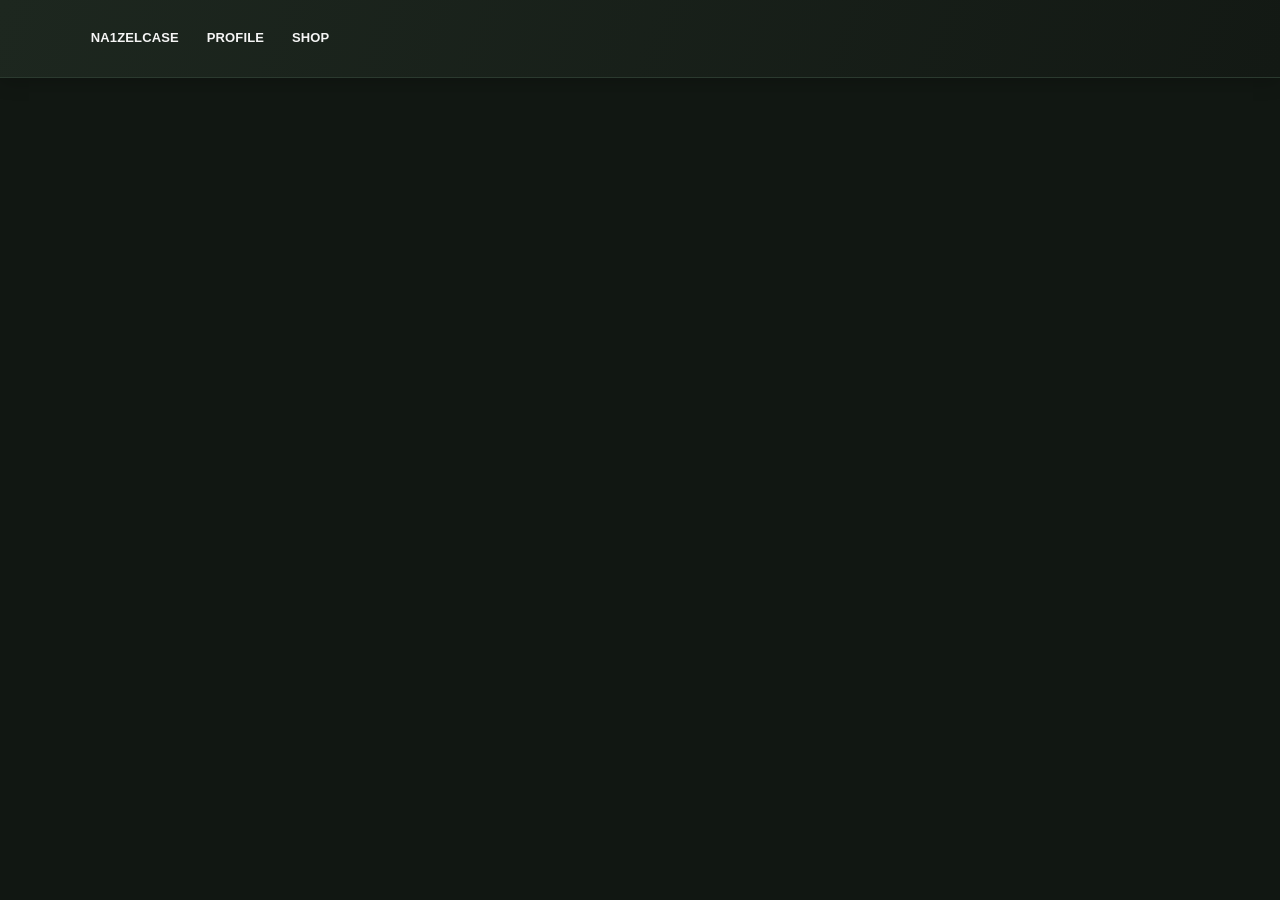
<file: index.html>
<!DOCTYPE html>
<html lang="en">
<head>
    <meta charset="UTF-8">
    <meta name="viewport" content="width=device-width, initial-scale=1.0">
    <link rel="stylesheet" href="style.css">
    <script type="module" src="auth-ui.js"></script>
    <title>Document</title>
</head>
<body>
<div class="head"> 
<header>
    <button class="btn-nav" onclick="location.href='index.html'">NA1ZELCASE</button>
    <button class="btn-nav" onclick="location.href='account.html'">PROFILE</button>
    <button class="btn-nav" onclick="location.href='index.html'">SHOP</button>
</header>
</div>   

</body>
</html>
</file>
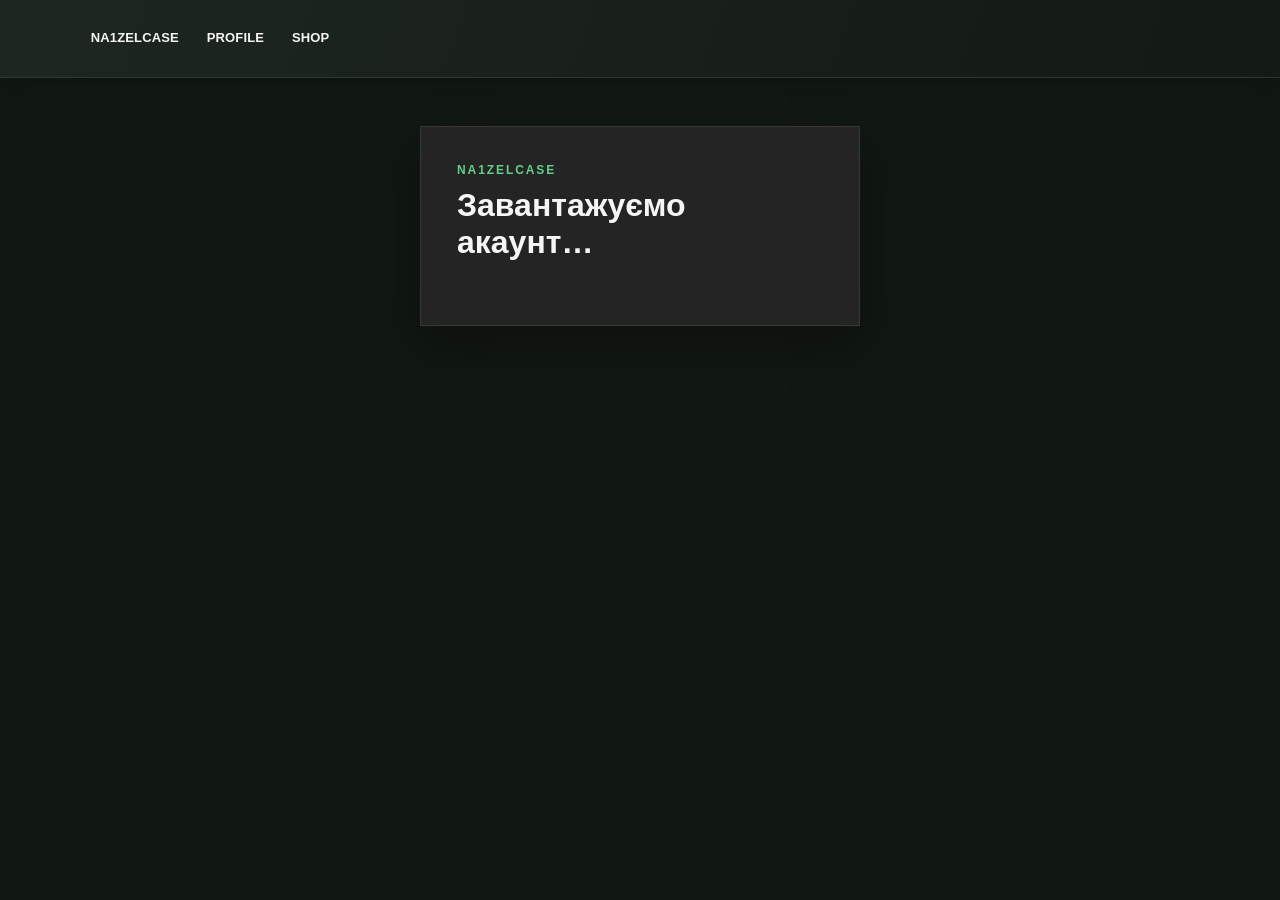
<file: account.html>
<!DOCTYPE html>
<html lang="uk">
<head>
    <meta charset="UTF-8">
    <meta name="viewport" content="width=device-width, initial-scale=1.0">
    <link rel="stylesheet" href="style.css">
    <script type="module" src="account.js"></script>
    <script type="module" src="auth-ui.js"></script>
    <title>Акаунт — NA1ZELCASE</title>
</head>
<body>
<header>
    <button class="btn-nav" onclick="location.href='index.html'">NA1ZELCASE</button>
    <button class="btn-nav" onclick="location.href='account.html'">PROFILE</button>
    <button class="btn-nav" onclick="location.href='magaz.html'">SHOP</button>
</header>

<main class="registration-page account-page">
    <section id="account-loading" class="registration-card" aria-live="polite">
        <p class="registration-eyebrow">NA1ZELCASE</p>
        <h1>Завантажуємо акаунт…</h1>
        <p id="account-loading-message" class="registration-description"></p>
    </section>

    <section id="account-view" class="registration-card account-profile-card" aria-labelledby="account-title" hidden>
        <div class="account-dashboard">
            <aside class="account-sidebar">
                <p class="registration-eyebrow">NA1ZELCASE</p>
                <h1 id="account-title">Твій акаунт</h1>
                <p class="account-detail">
                    Ім’я: <span id="account-name"></span><br>
                    Електронна пошта: <span id="account-email"></span>
                </p>
                <div class="account-balance" aria-label="Баланс акаунта">
                    <span>Баланс</span>
                    <strong id="account-balance">0.00 ₴</strong>
                    <button id="add-funds" class="registration-submit" type="button">Поповнити акаунт</button>
                </div>
                <button id="sign-out" class="registration-submit" type="button">Вийти з акаунта</button>
            </aside>

            <div class="account-main-panel">
                <div class="account-link-section">
                    <p id="steam-link-description">Прив’яжи Steam, щоб надалі входити ним у цей акаунт.</p>
                    <button id="link-steam" class="registration-submit" type="button">Прив’язати Steam</button>
                </div>
                <section class="account-trade-section" aria-labelledby="steam-trade-title">
                    <h2 id="steam-trade-title">Трейд-посилання Steam</h2>
                    <p class="account-trade-description">Встав посилання для обміну предметами. Щоб видалити його, очисти поле та збережи.</p>
                    <form id="steam-trade-form">
                        <div>
                            <label for="steam-trade-url">Trade URL</label>
                            <input
                                id="steam-trade-url"
                                name="steam-trade-url"
                                type="url"
                                inputmode="url"
                                autocomplete="url"
                                placeholder="https://steamcommunity.com/tradeoffer/new/?partner=...&amp;token=..."
                            >
                        </div>
                        <button id="save-steam-trade" class="registration-submit" type="submit">Зберегти посилання</button>
                    </form>
                    <p id="steam-trade-status" class="registration-status" role="status" aria-live="polite" hidden></p>
                </section>
                <section id="steam-profile" class="steam-profile" aria-labelledby="steam-profile-title" hidden>
                    <h2 id="steam-profile-title">
                        <svg class="provider-icon steam-icon" viewBox="0 0 24 24" aria-hidden="true" focusable="false">
                            <path fill="currentColor" d="M11.979 0C5.678 0 .511 4.86.022 11.037l6.432 2.658c.545-.371 1.203-.59 1.912-.59.063 0 .125.004.188.006l2.861-4.142V8.91c0-2.495 2.028-4.524 4.524-4.524 2.494 0 4.524 2.031 4.524 4.527s-2.03 4.525-4.524 4.525h-.105l-4.076 2.911c0 .052.004.105.004.159 0 1.875-1.515 3.396-3.39 3.396-1.635 0-3.016-1.173-3.331-2.727L.436 15.27C1.862 20.307 6.486 24 11.979 24c6.627 0 11.999-5.373 11.999-12S18.605 0 11.979 0zM7.54 18.21l-1.473-.61c.262.543.714.999 1.314 1.25 1.297.539 2.793-.076 3.332-1.375.263-.63.264-1.319.005-1.949s-.75-1.121-1.377-1.383c-.624-.26-1.29-.249-1.878-.03l1.523.63c.956.4 1.409 1.5 1.009 2.455-.397.957-1.497 1.41-2.454 1.012H7.54zm11.415-9.303c0-1.662-1.353-3.015-3.015-3.015-1.665 0-3.015 1.353-3.015 3.015 0 1.665 1.35 3.015 3.015 3.015 1.663 0 3.015-1.35 3.015-3.015zm-5.273-.005c0-1.252 1.013-2.266 2.265-2.266 1.249 0 2.266 1.014 2.266 2.266 0 1.251-1.017 2.265-2.266 2.265-1.253 0-2.265-1.014-2.265-2.265z"/>
                        </svg>
                        <span>Профіль Steam</span>
                    </h2>
                    <div class="steam-profile-details">
                        <div class="steam-profile-info">
                            <p id="steam-name" class="steam-name"></p>
                            <p id="steam-id" class="steam-id"></p>
                            <a id="steam-profile-link" class="account-link" target="_blank" rel="noopener noreferrer">
                                Відкрити профіль Steam
                            </a>
                        </div>
                    </div>
                    <p id="steam-profile-note" class="field-hint" hidden></p>
                </section>
                <p id="account-status" class="registration-status" role="status" aria-live="polite" hidden></p>
            </div>
        </div>
    </section>

    <section id="account-guest" class="registration-card" aria-labelledby="guest-title" hidden>
        <p class="registration-eyebrow">NA1ZELCASE</p>
        <h1 id="guest-title">Ти ще не увійшов</h1>
        <p class="registration-description">Зареєструйся або підтверди пошту, щоб відкрити акаунт.</p>
        <a class="account-link" href="profil.html">Перейти до реєстрації</a>
    </section>
</main>

<dialog id="topup-dialog" class="topup-dialog">
    <form id="topup-form" method="dialog">
        <div class="topup-dialog-header">
            <h2>Поповнення балансу</h2>
            <button id="close-topup" type="button" aria-label="Закрити">×</button>
        </div>
        <p>Введи суму та відкрий захищену сторінку оплати WayForPay.</p>
        <label for="topup-amount">Сума, ₴</label>
        <input id="topup-amount" name="amount" type="number" min="10" max="25000" step="0.01" value="100" required>
        <button id="topup-submit" class="registration-submit" type="submit">Перейти до оплати</button>
        <p id="topup-status" class="registration-status" role="status" aria-live="polite" hidden></p>
    </form>
</dialog>
</body>
</html>
</file>
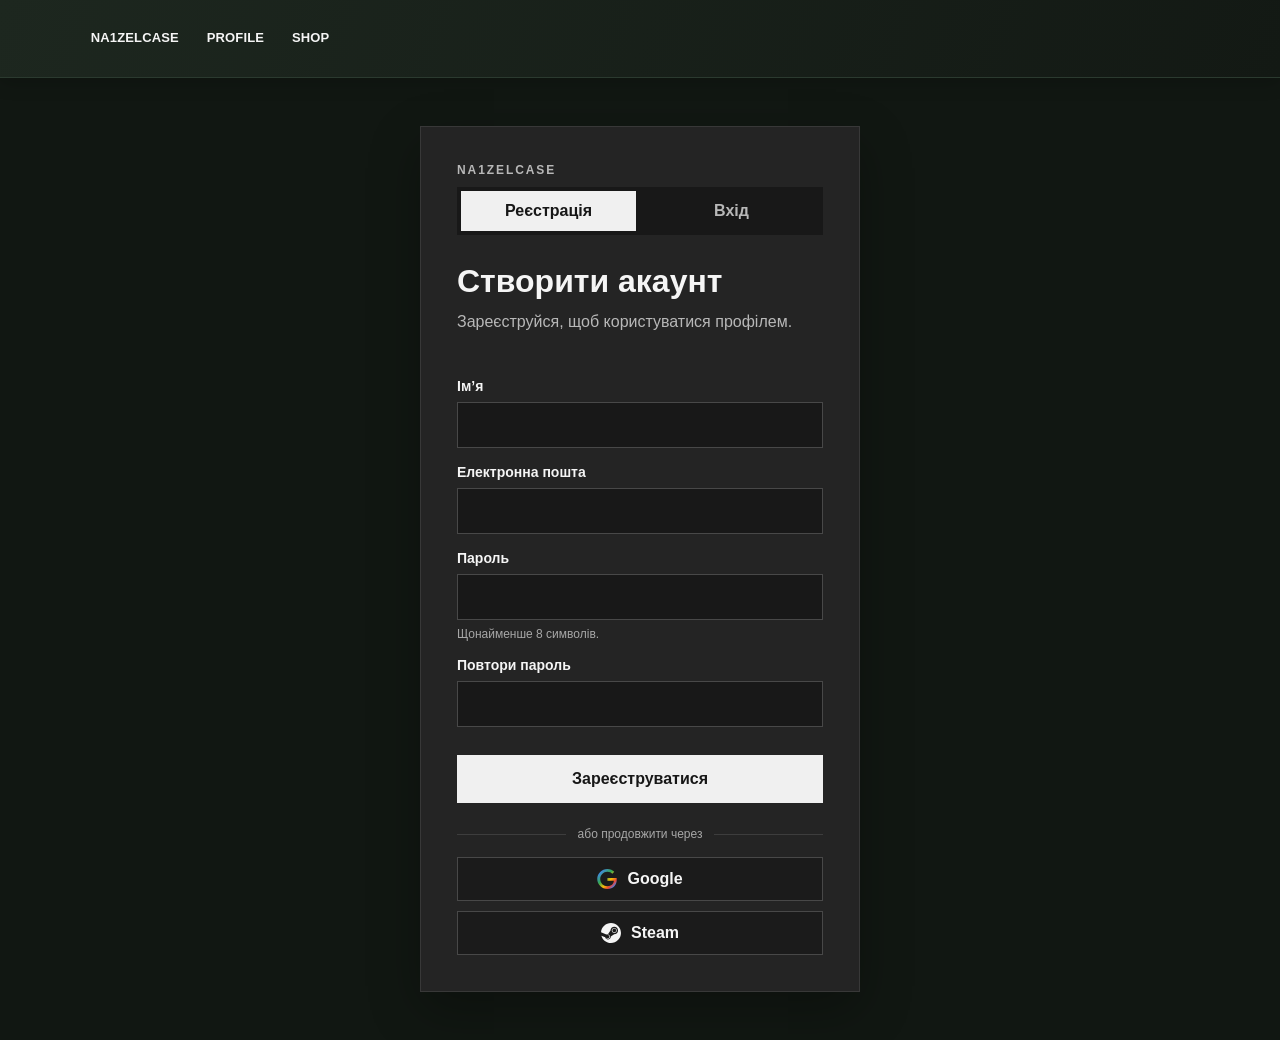
<file: profil.html>
<!DOCTYPE html>
<html lang="uk">
<head>
    <meta charset="UTF-8">
    <meta name="viewport" content="width=device-width, initial-scale=1.0">
    <link rel="stylesheet" href="style.css">
    <script type="module" src="popa.js"></script>
    <script type="module" src="auth-ui.js"></script>
    <title>Реєстрація — NA1ZELCASE</title>
</head>
<body>
<div class="head"> 
<header>
    <button class="btn-nav" onclick="location.href='index.html'">NA1ZELCASE</button>
    <button class="btn-nav" onclick="location.href='account.html'">PROFILE</button>
    <button class="btn-nav" onclick="location.href='index.html'">SHOP</button>
</header>
</div>

<main class="registration-page">
    <section class="registration-card" aria-labelledby="registration-title">
        <p class="registration-eyebrow">NA1ZELCASE</p>
        <div class="auth-tabs" role="tablist" aria-label="Вхід або реєстрація">
            <button id="register-tab" class="auth-tab is-active" type="button" role="tab" aria-selected="true">Реєстрація</button>
            <button id="login-tab" class="auth-tab" type="button" role="tab" aria-selected="false">Вхід</button>
        </div>

        <section id="register-panel" role="tabpanel" aria-labelledby="register-tab">
            <h1 id="registration-title">Створити акаунт</h1>
            <p class="registration-description">Зареєструйся, щоб користуватися профілем.</p>

            <form id="registration-form">
                <label for="name">Ім’я</label>
                <input id="name" name="name" type="text" autocomplete="name" required>

                <label for="email">Електронна пошта</label>
                <input id="email" name="email" type="email" autocomplete="email" required>

                <label for="password">Пароль</label>
                <input id="password" name="password" type="password" autocomplete="new-password" minlength="8" required>
                <span class="field-hint">Щонайменше 8 символів.</span>

                <label for="confirm-password">Повтори пароль</label>
                <input id="confirm-password" name="confirm-password" type="password" autocomplete="new-password" required>

                <button id="registration-submit" class="registration-submit" type="submit">Зареєструватися</button>
                <p id="registration-status" class="registration-status" role="status" aria-live="polite" hidden></p>
            </form>
        </section>

        <section id="login-panel" role="tabpanel" aria-labelledby="login-tab" hidden>
            <h1>Увійти</h1>
            <p class="registration-description">Увійди у свій акаунт NA1ZELCASE.</p>

            <form id="login-form">
                <label for="login-email">Електронна пошта</label>
                <input id="login-email" name="email" type="email" autocomplete="email" required>

                <label for="login-password">Пароль</label>
                <input id="login-password" name="password" type="password" autocomplete="current-password" required>

                <button id="login-submit" class="registration-submit" type="submit">Увійти</button>
                <p id="login-status" class="registration-status" role="status" aria-live="polite" hidden></p>
            </form>
        </section>

        <div class="auth-divider"><span>або продовжити через</span></div>
        <div class="auth-provider-list">
            <button class="auth-provider-button" type="button" data-oauth-provider="google">
                <svg class="provider-icon google-icon" viewBox="0 0 24 24" aria-hidden="true" focusable="false">
                    <defs>
                        <linearGradient id="google-mark-gradient" x1="3" y1="3" x2="21" y2="21" gradientUnits="userSpaceOnUse">
                            <stop stop-color="#4285F4"/>
                            <stop offset=".38" stop-color="#34A853"/>
                            <stop offset=".64" stop-color="#FBBC05"/>
                            <stop offset=".84" stop-color="#EA4335"/>
                            <stop offset="1" stop-color="#4285F4"/>
                        </linearGradient>
                    </defs>
                    <path fill="url(#google-mark-gradient)" d="M12.48 10.92v3.28h7.84c-.24 1.84-.853 3.187-1.787 4.133-1.147 1.147-2.933 2.4-6.053 2.4-4.827 0-8.6-3.893-8.6-8.72s3.773-8.72 8.6-8.72c2.6 0 4.507 1.027 5.907 2.347l2.307-2.307C18.747 1.44 16.133 0 12.48 0 5.867 0 .307 5.387.307 12s5.56 12 12.173 12c3.573 0 6.267-1.173 8.373-3.36 2.16-2.16 2.84-5.213 2.84-7.667 0-.76-.053-1.467-.173-2.053H12.48z"/>
                </svg>
                <span>Google</span>
            </button>
            <button id="steam-login" class="auth-provider-button" type="button">
                <svg class="provider-icon steam-icon" viewBox="0 0 24 24" aria-hidden="true" focusable="false">
                    <path fill="currentColor" d="M11.979 0C5.678 0 .511 4.86.022 11.037l6.432 2.658c.545-.371 1.203-.59 1.912-.59.063 0 .125.004.188.006l2.861-4.142V8.91c0-2.495 2.028-4.524 4.524-4.524 2.494 0 4.524 2.031 4.524 4.527s-2.03 4.525-4.524 4.525h-.105l-4.076 2.911c0 .052.004.105.004.159 0 1.875-1.515 3.396-3.39 3.396-1.635 0-3.016-1.173-3.331-2.727L.436 15.27C1.862 20.307 6.486 24 11.979 24c6.627 0 11.999-5.373 11.999-12S18.605 0 11.979 0zM7.54 18.21l-1.473-.61c.262.543.714.999 1.314 1.25 1.297.539 2.793-.076 3.332-1.375.263-.63.264-1.319.005-1.949s-.75-1.121-1.377-1.383c-.624-.26-1.29-.249-1.878-.03l1.523.63c.956.4 1.409 1.5 1.009 2.455-.397.957-1.497 1.41-2.454 1.012H7.54zm11.415-9.303c0-1.662-1.353-3.015-3.015-3.015-1.665 0-3.015 1.353-3.015 3.015 0 1.665 1.35 3.015 3.015 3.015 1.663 0 3.015-1.35 3.015-3.015zm-5.273-.005c0-1.252 1.013-2.266 2.265-2.266 1.249 0 2.266 1.014 2.266 2.266 0 1.251-1.017 2.265-2.266 2.265-1.253 0-2.265-1.014-2.265-2.265z"/>
                </svg>
                <span>Steam</span>
            </button>
        </div>
        <p id="provider-status" class="registration-status" role="status" aria-live="polite" hidden></p>
    </section>
</main>
</body>
</html>
</file>
<file: style.css>
* {
    box-sizing: border-box;
}

body {
    margin: 0;
    background-color: #111712;
    color: #f5f5f5;
    font-family: Arial, sans-serif;
}

header {
    position: sticky;
    top: 0;
    z-index: 1000;
    min-height: 78px;
    padding: 16px clamp(20px, 6vw, 88px);
    display: flex;
    align-items: center;
    background: linear-gradient(110deg, #1d271f, #131914);
    border-bottom: 1px solid #2b3a2f;
    box-shadow: 0 4px 18px rgb(0 0 0 / 20%);
}

header .header-user-badge {
    margin-left: auto;
    display: flex;
    align-items: center;
    flex-direction: row;
    gap: 8px;
}

.header-avatar {
    width: 46px;
    height: 46px;
    border: 2px solid #65cf8a;
    border-radius: 50%;
    object-fit: cover;
}

.header-balance {
    display: flex;
    flex-direction: column;
    align-items: flex-end;
    gap: 2px;
    width: 68px;
    line-height: 1.2;
    text-align: right;
}

.header-balance span {
    color: #9fb1a3;
    font-size: 12px;
}

.header-balance strong {
    color: #65cf8a;
    font-size: 16px;
}

.header-name {
    margin: 0;
    color: #fff;
    font-size: clamp(20px, 3vw, 27px);
    font-weight: 800;
    letter-spacing: 0.12em;
    line-height: 1.2;
}


.btn-nav {
    background: none;
    border: none;
    border-bottom: 2px solid transparent;
    color: var(--text-muted);
    padding: 0 14px;
    font-family: var(--font-subheading);
    font-size: 13px;
    font-weight: 600;
    cursor: pointer;
    display: flex;
    align-items: center;
    height: 100%;
    transition: color 0.15s ease, opacity 0.15s ease;
    white-space: nowrap;
    text-transform: capitalize;
    letter-spacing: 0.01em;
}

.registration-page {
    min-height: calc(100vh - 78px);
    padding: 48px 20px;
    display: grid;
    place-items: center;
}

.account-page {
    --account-accent: #65cf8a;
    padding: clamp(24px, 4vw, 48px) clamp(16px, 5vw, 80px);
    place-items: start center;
}

.account-page .account-profile-card {
    width: 100%;
    max-width: 1440px;
    padding: 0;
    overflow: hidden;
    background: #19201b;
    border-color: #34463a;
}

.account-dashboard {
    display: grid;
    min-height: 480px;
    grid-template-columns: minmax(240px, 300px) minmax(0, 1fr);
}

.account-sidebar {
    padding: 32px;
    background: #151b17;
    border-right: 1px solid #34463a;
}

.account-sidebar h1 {
    margin: 0 0 24px;
}

.account-sidebar .account-detail {
    padding-bottom: 20px;
    border-bottom: 1px solid #34463a;
}

.account-sidebar #sign-out {
    width: 100%;
}

.account-balance {
    display: flex;
    flex-direction: column;
    align-items: flex-start;
    gap: 6px;
    margin: 0 0 16px;
    padding: 14px 16px;
    background: #1f2a22;
    border: 1px solid #34463a;
}

.account-balance strong {
    color: #65cf8a;
    font-size: 18px;
}

.account-main-panel {
    min-width: 0;
    padding: 32px;
}

.account-link-section {
    display: flex;
    padding: 20px 24px;
    align-items: center;
    justify-content: space-between;
    gap: 24px;
    background: #1f2a22;
    border: 1px solid #34463a;
}

.account-link-section p {
    margin: 0;
    color: #d8e6db;
    line-height: 1.5;
}

.account-link-section .registration-submit {
    min-width: 210px;
    margin-top: 0;
    padding: 0 16px;
}

.account-trade-section {
    margin-top: 24px;
    padding: 24px;
    background: #151c17;
    border: 1px solid #34463a;
}

.account-trade-section h2 {
    margin: 0 0 8px;
    font-size: 18px;
}

.account-trade-description {
    margin: 0 0 20px;
    color: #b7c8bb;
    font-size: 14px;
    line-height: 1.5;
}

#steam-trade-form {
    display: grid;
    grid-template-columns: minmax(0, 1fr) auto;
    align-items: end;
    gap: 12px;
}

#steam-trade-form label {
    display: block;
    margin-bottom: 8px;
    font-size: 14px;
    font-weight: 600;
}

#steam-trade-url {
    width: 100%;
    min-height: 48px;
    padding: 10px 12px;
    color: #f5f5f5;
    background: #111712;
    border: 1px solid #45684e;
    border-radius: 0;
    font: inherit;
}

#steam-trade-url:focus {
    border-color: var(--account-accent);
    outline: 2px solid rgb(101 207 138 / 20%);
}

#steam-trade-form .registration-submit {
    margin-top: 0;
    padding: 0 18px;
}

.account-page .registration-eyebrow {
    color: var(--account-accent);
}

.account-page .registration-submit {
    color: #101812;
    background: var(--account-accent);
}

.account-page .registration-submit:hover {
    background: #7cdda0;
}

.account-page .account-link {
    color: #d7f4df;
    background: #26382c;
    border: 1px solid #45684e;
}

.account-page .account-link:hover {
    background: #304a38;
}

.account-page .steam-profile {
    border-top-color: #34463a;
}

.account-main-panel .steam-profile {
    margin: 24px 0 0;
    padding: 24px;
    background: #151c17;
    border: 1px solid #34463a;
}

.account-main-panel .steam-profile h2 {
    margin-bottom: 22px;
}

.account-main-panel .steam-profile-details {
    min-height: 150px;
    padding: 20px;
    gap: 24px;
    background: #19231c;
    border: 1px solid #34463a;
}

.steam-profile-info {
    flex: 1;
    min-width: 0;
}

.registration-card {
    width: min(100%, 440px);
    padding: 36px;
    background: #242424;
    border: 1px solid #383838;
    border-radius: 0;
    box-shadow: 0 18px 48px rgb(0 0 0 / 28%);
}

.registration-eyebrow {
    margin: 0 0 10px;
    color: #b8b8b8;
    font-size: 12px;
    font-weight: 700;
    letter-spacing: 0.16em;
}

.registration-card h1 {
    margin: 0;
    font-size: clamp(25px, 5vw, 32px);
}

.registration-description {
    margin: 10px 0 28px;
    color: #b8b8b8;
    line-height: 1.5;
}

.auth-tabs {
    display: grid;
    grid-template-columns: 1fr 1fr;
    gap: 8px;
    margin: 0 0 28px;
    padding: 4px;
    background: #181818;
    border-radius: 0;
}

.auth-tab {
    min-height: 40px;
    color: #b8b8b8;
    background: transparent;
    border: 0;
    border-radius: 0;
    font: inherit;
    font-weight: 600;
    cursor: pointer;
}

.auth-tab.is-active {
    color: #171717;
    background: #f0f0f0;
}

#registration-form {
    display: flex;
    flex-direction: column;
}

#registration-form label,
#login-form label {
    margin: 16px 0 8px;
    font-size: 14px;
    font-weight: 600;
}

#registration-form input,
#login-form input {
    width: 100%;
    min-height: 46px;
    padding: 10px 12px;
    color: #f5f5f5;
    background: #181818;
    border: 1px solid #484848;
    border-radius: 0;
    font: inherit;
}

#registration-form input:focus,
#login-form input:focus {
    border-color: #b8b8b8;
    outline: 2px solid rgb(184 184 184 / 25%);
}

#login-form {
    display: flex;
    flex-direction: column;
}

.field-hint {
    margin-top: 7px;
    color: #a7a7a7;
    font-size: 12px;
}

.registration-submit {
    min-height: 48px;
    margin-top: 28px;
    color: #171717;
    background: #f0f0f0;
    border: 0;
    border-radius: 0;
    font: inherit;
    font-weight: 700;
    cursor: pointer;
    transition: background-color 0.15s ease;
}

.registration-submit:hover {
    background: #d3d3d3;
}

.registration-submit:disabled {
    cursor: wait;
    opacity: 0.65;
}

.auth-divider {
    display: flex;
    align-items: center;
    gap: 12px;
    margin: 24px 0 16px;
    color: #a7a7a7;
    font-size: 12px;
}

.auth-divider::before,
.auth-divider::after {
    height: 1px;
    flex: 1;
    background: #3d3d3d;
    content: "";
}

.auth-provider-list {
    display: grid;
    grid-template-columns: 1fr;
    gap: 10px;
}

.auth-provider-button {
    display: flex;
    min-height: 44px;
    align-items: center;
    justify-content: center;
    gap: 10px;
    color: #f5f5f5;
    background: #1b1b1b;
    border: 1px solid #484848;
    border-radius: 0;
    font: inherit;
    font-weight: 600;
    cursor: pointer;
}

.provider-icon {
    width: 20px;
    height: 20px;
    flex: 0 0 auto;
}

.auth-provider-button:hover {
    background: #303030;
}

.auth-provider-button:disabled {
    cursor: wait;
    opacity: 0.65;
}

.registration-status {
    margin: 16px 0 0;
    color: #d8d8d8;
    font-size: 14px;
    line-height: 1.5;
}

.account-link {
    display: inline-flex;
    min-height: 46px;
    margin-top: 20px;
    padding: 0 18px;
    align-items: center;
    justify-content: center;
    color: #171717;
    background: #f0f0f0;
    border-radius: 0;
    font-weight: 700;
    text-decoration: none;
}

.account-link:hover {
    background: #d3d3d3;
}

.account-detail {
    margin: 20px 0;
    color: #d8d8d8;
    line-height: 1.7;
    overflow-wrap: anywhere;
}

.steam-profile {
    margin: 28px 0 8px;
    padding-top: 20px;
    border-top: 1px solid #383838;
}

.steam-profile h2 {
    display: flex;
    margin: 0 0 16px;
    align-items: center;
    gap: 10px;
    font-size: 18px;
}

.steam-profile-details {
    display: flex;
    align-items: center;
    gap: 16px;
}

.steam-brand-mark {
    display: flex;
    width: 64px;
    height: 48px;
    flex: 0 0 64px;
    align-items: center;
    justify-content: flex-start;
    color: var(--account-accent, #66c0f4);
}

.steam-brand-icon {
    width: 48px;
    height: 48px;
}

.steam-avatar {
    width: 76px;
    height: 76px;
    border: 1px solid #484848;
    object-fit: cover;
}

.steam-avatar[hidden] {
    display: none;
}

.steam-name {
    margin: 0 0 6px;
    font-size: 16px;
    font-weight: 700;
}

.steam-id {
    margin: 0;
    color: #a7a7a7;
    font-size: 12px;
}

.steam-profile .account-link {
    margin-top: 12px;
}

.balance-top-up {
    width: 40px;
    height: 40px;
    margin: 0;
    padding: 0;
    border: 1px solid #65cf8a;
    border-radius: 0;
    cursor: pointer;
    background: #65cf8a;
    color: #101812;
    font: inherit;
    font-size: 24px;
    font-weight: 700;
    line-height: 1.2;
}

.topup-dialog {
    width: min(420px, calc(100vw - 32px));
    padding: 0;
    color: #f5f5f5;
    background: #19201b;
    border: 1px solid #45684e;
}

.topup-dialog::backdrop {
    background: rgb(3 8 5 / 75%);
}

.topup-dialog form {
    display: flex;
    flex-direction: column;
    padding: 24px;
}

.topup-dialog-header {
    display: flex;
    align-items: center;
    justify-content: space-between;
    gap: 16px;
}

.topup-dialog-header h2 {
    margin: 0;
}

#close-topup {
    width: 36px;
    height: 36px;
    border: 0;
    color: #f5f5f5;
    background: transparent;
    cursor: pointer;
    font-size: 28px;
}

.topup-dialog p {
    color: #b7c8bb;
}

.topup-dialog label {
    margin: 8px 0;
    font-weight: 700;
}

.topup-dialog input {
    min-height: 48px;
    padding: 10px 12px;
    color: #f5f5f5;
    background: #111712;
    border: 1px solid #45684e;
    font: inherit;
}

.topup-dialog .registration-submit {
    width: 100%;
}

@media (max-width: 480px) {
    .registration-card {
        padding: 28px 22px;
    }
}

@media (max-width: 760px) {
    .account-dashboard {
        grid-template-columns: 1fr;
    }

    .account-sidebar {
        border-right: 0;
        border-bottom: 1px solid #34463a;
    }

    .account-main-panel {
        padding: 24px;
    }

    .account-link-section {
        align-items: stretch;
        flex-direction: column;
        gap: 16px;
    }

    .account-link-section .registration-submit {
        width: 100%;
    }

    #steam-trade-form {
        grid-template-columns: 1fr;
    }

    #steam-trade-form .registration-submit {
        width: 100%;
    }
}
</file>
